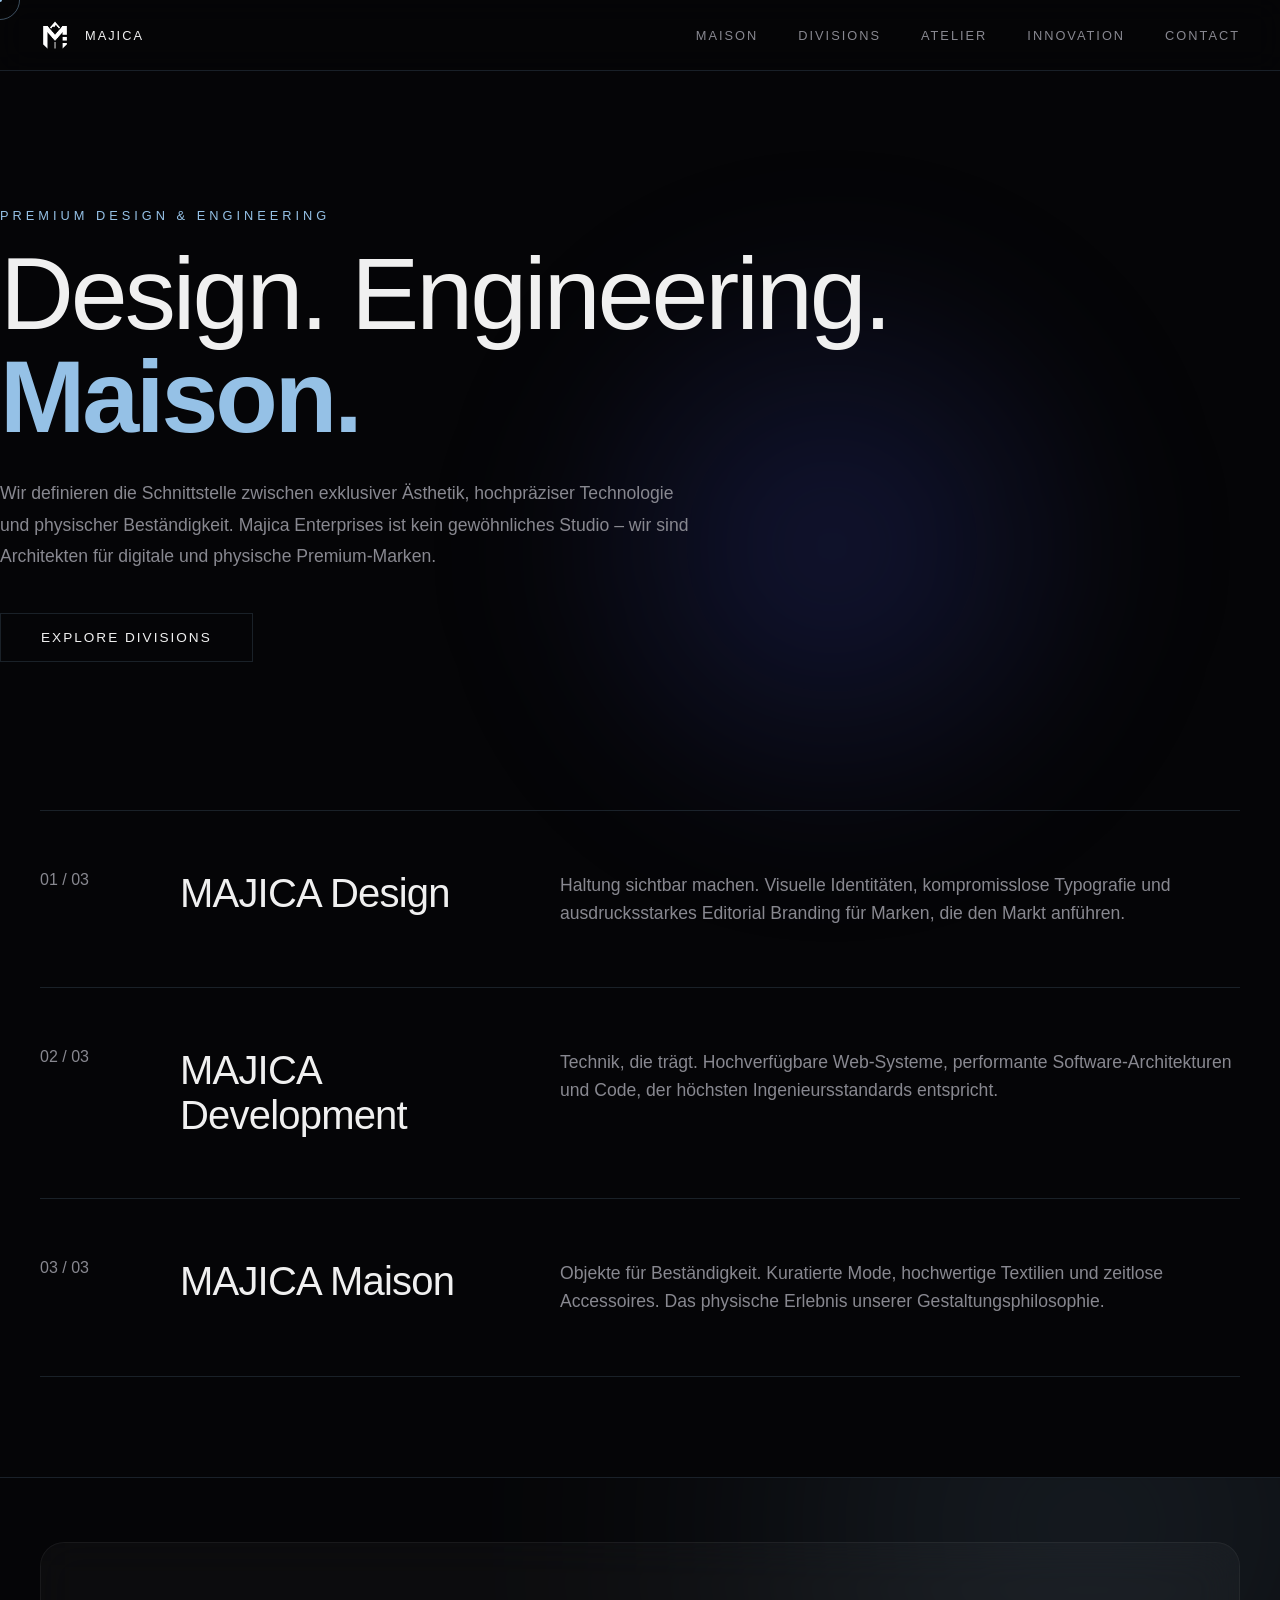
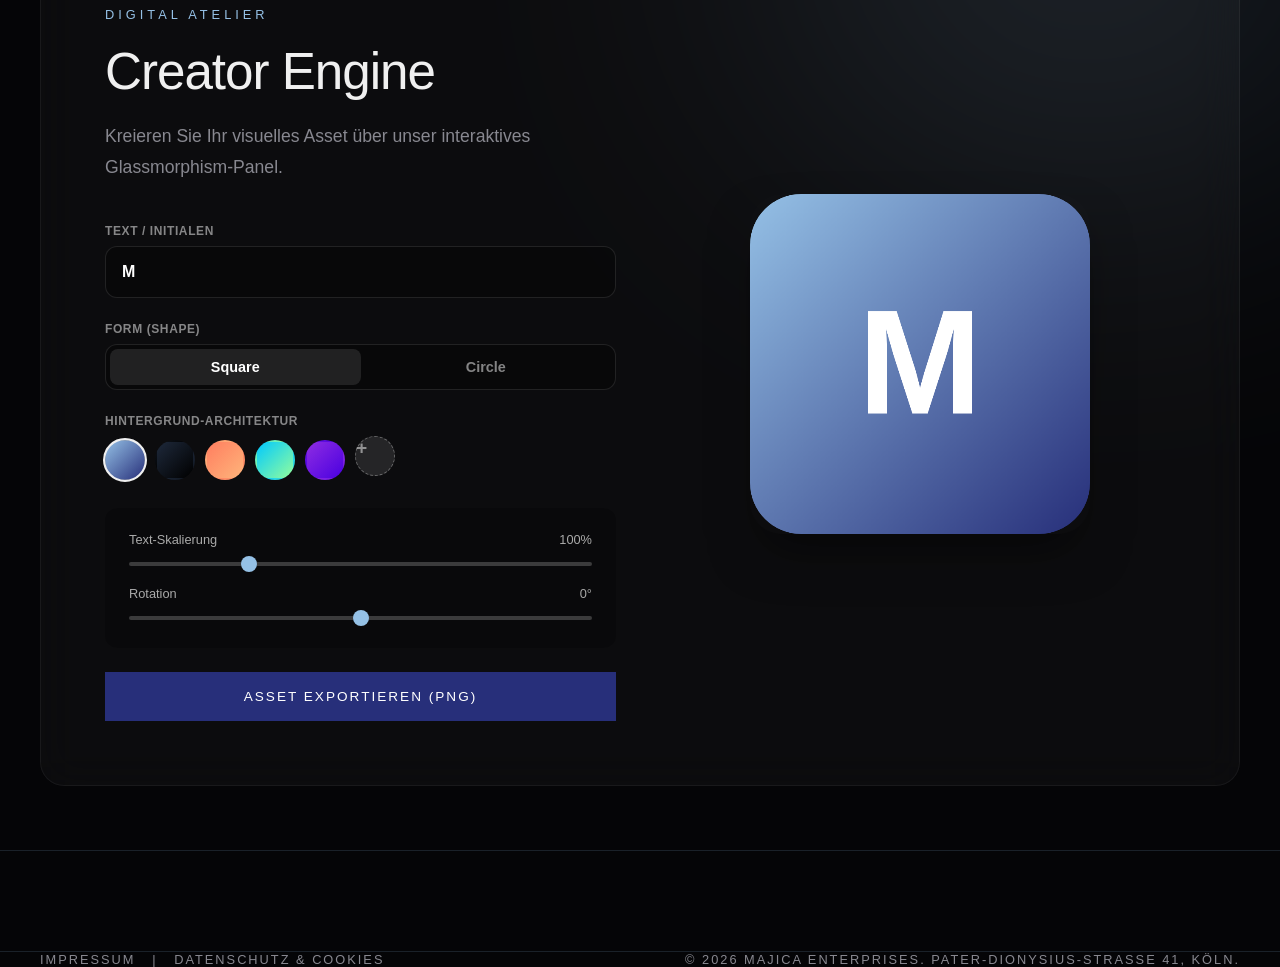
<file: Index.html>
<!DOCTYPE html>
<html lang="de">
<head>
  <meta charset="UTF-8">
  <meta name="viewport" content="width=device-width, initial-scale=1.0">
  <title>MAJICA — Premium Design, Engineering & Maison</title>
  
  <!-- Favicons aus dem Original-Verzeichnis -->
  <link rel="icon" type="image/png" sizes="32x32" href="assets/favicon-32.png">
  <link rel="icon" type="image/png" sizes="16x16" href="assets/favicon-16.png">
  <link rel="apple-touch-icon" href="assets/apple-touch-icon.png">

  <style>
    /* ==========================================================
       MAJICA ENTERPRISES — DARK EDITORIAL LUXURY
       ========================================================== */
    :root {
      --primary: #272F7A;
      --accent: #95C1E6;
      --bg: #050507; 
      --bg-elevated: #0a0a0e;
      --text-main: #f0f0f0;
      --text-muted: #888890;
      --line-color: rgba(149, 193, 230, 0.15);
      --ease-lux: cubic-bezier(0.25, 1, 0.5, 1);
      
      /* Mapping für den Logo Creator */
      --dark-bg: var(--bg);
      --white: var(--text-main);
      --radius-lg: 24px;
      --radius-md: 12px;
      --transition: all 0.3s ease;
    }

    * { margin: 0; padding: 0; box-sizing: border-box; }

    body {
      font-family: "Helvetica Neue", Helvetica, -apple-system, sans-serif;
      background-color: var(--bg);
      color: var(--text-main);
      overflow-x: hidden;
      -webkit-font-smoothing: antialiased;
      cursor: none; 
    }

    ::selection { background: var(--primary); color: var(--accent); }

    /* --- Custom Lux Cursor --- */
    .cursor-dot {
      position: fixed; top: 0; left: 0; width: 4px; height: 4px;
      background-color: var(--accent); border-radius: 50%;
      pointer-events: none; z-index: 10000; transform: translate(-50%, -50%);
    }
    .cursor-ring {
      position: fixed; top: 0; left: 0; width: 40px; height: 40px;
      border: 1px solid rgba(149, 193, 230, 0.4); border-radius: 50%;
      pointer-events: none; z-index: 9999; transform: translate(-50%, -50%);
      transition: width 0.4s var(--ease-lux), height 0.4s var(--ease-lux), background-color 0.4s;
    }
    @media (max-width: 768px) {
      body { cursor: auto; }
      .cursor-dot, .cursor-ring { display: none; }
    }

    .container { max-width: 1400px; margin: 0 auto; padding: 0 40px; }

    /* --- Editorial Navigation --- */
    .navbar {
      position: fixed; top: 0; width: 100%; background: rgba(5, 5, 7, 0.8);
      backdrop-filter: blur(15px); -webkit-backdrop-filter: blur(15px);
      border-bottom: 1px solid var(--line-color); z-index: 1000; padding: 20px 0;
      text-transform: uppercase; letter-spacing: 2px; font-size: 0.8rem;
    }
    .nav-inner { display: flex; justify-content: space-between; align-items: center; }
    .logo {
      color: var(--text-main); text-decoration: none;
      display: flex; align-items: center; gap: 15px; font-weight: 300;
    }
    .logo-image { height: 30px; width: auto; object-fit: contain; }
    .nav-links { display: flex; gap: 40px; list-style: none; }
    .nav-links a {
      text-decoration: none; color: var(--text-muted);
      transition: color 0.4s ease; position: relative;
    }
    .nav-links a:hover, .nav-links a.active { color: var(--accent); }
    
    .hamburger { display: none; flex-direction: column; gap: 6px; background: none; border: none; cursor: pointer; z-index: 1100; }
    .hamburger span { width: 26px; height: 1px; background: var(--text-main); transition: 0.4s; }
    
    @media (max-width: 868px) {
      .container { padding: 0 20px; }
      .nav-links {
        position: fixed; top: 0; right: -100%; width: 100%; height: 100vh;
        background: var(--bg); flex-direction: column; align-items: center; justify-content: center;
        transition: right 0.6s var(--ease-lux); font-size: 1.2rem; gap: 40px;
      }
      .nav-links.open { right: 0; }
      .hamburger { display: flex; }
      .hamburger.active span:nth-child(1) { transform: translateY(7px) rotate(45deg); }
      .hamburger.active span:nth-child(2) { opacity: 0; }
      .hamburger.active span:nth-child(3) { transform: translateY(-7px) rotate(-45deg); }
    }

    /* --- Router & Page Views --- */
    main { padding-top: 100px; min-height: 85vh; }
    .page-view { display: none; opacity: 0; animation: fadeUp 1s var(--ease-lux) forwards; }
    .page-view.active { display: block; }
    @keyframes fadeUp { from { opacity: 0; transform: translateY(20px); } to { opacity: 1; transform: translateY(0); } }

    /* --- High-End Typography --- */
    h1 { font-size: clamp(3rem, 8vw, 7rem); font-weight: 200; letter-spacing: -0.03em; line-height: 1; margin-bottom: 30px; color: var(--text-main); }
    h1 strong { font-weight: 600; color: var(--accent); }
    h2 { font-size: clamp(2rem, 4vw, 3.5rem); font-weight: 300; letter-spacing: -0.02em; margin-bottom: 20px; color: var(--text-main); }
    p { font-size: 1.1rem; line-height: 1.8; font-weight: 300; margin-bottom: 40px; color: var(--text-muted); max-width: 700px; }
    .subtitle { text-transform: uppercase; letter-spacing: 4px; font-size: 0.8rem; color: var(--accent); margin-bottom: 20px; display: block; }

    /* --- Editorial Buttons --- */
    .btn {
      display: inline-flex; align-items: center; justify-content: center;
      padding: 16px 40px; border: 1px solid var(--line-color); background: transparent;
      color: var(--text-main); font-weight: 400; text-transform: uppercase; letter-spacing: 2px;
      font-size: 0.85rem; text-decoration: none; cursor: pointer;
      transition: all 0.5s var(--ease-lux); overflow: hidden; position: relative;
    }
    .btn::before {
      content: ''; position: absolute; top: 0; left: 0; width: 100%; height: 100%;
      background: var(--accent); transform: scaleX(0); transform-origin: right;
      transition: transform 0.5s var(--ease-lux); z-index: -1;
    }
    .btn:hover { color: var(--bg); border-color: var(--accent); }
    .btn:hover::before { transform: scaleX(1); transform-origin: left; }
    .btn-solid { background: var(--primary); border-color: var(--primary); color: white; }
    .btn-solid:hover { background: transparent; color: var(--primary); }

    /* --- Hero Section --- */
    .hero { min-height: 70vh; display: flex; flex-direction: column; justify-content: center; padding: 100px 0 60px; position: relative; }
    .hero-glow {
      position: absolute; top: 20%; right: 10%; width: 50vw; height: 50vw;
      background: radial-gradient(circle, rgba(39, 47, 122, 0.4) 0%, rgba(5,5,7,0) 70%);
      z-index: -1; pointer-events: none; filter: blur(60px);
    }

    /* --- Editorial Exhibition List --- */
    .exhibition-list { border-top: 1px solid var(--line-color); margin: 80px 0; }
    .exhibition-item {
      display: grid; grid-template-columns: 100px 1fr 2fr; gap: 40px;
      padding: 60px 0; border-bottom: 1px solid var(--line-color);
      text-decoration: none; color: inherit; transition: all 0.5s var(--ease-lux);
      position: relative; overflow: hidden;
    }
    .exhibition-item::before {
      content: ''; position: absolute; top: 0; left: 0; width: 100%; height: 100%;
      background: linear-gradient(to right, transparent, rgba(149, 193, 230, 0.03), transparent);
      transform: translateX(-100%); transition: transform 0.8s var(--ease-lux); z-index: -1;
    }
    .exhibition-item:hover::before { transform: translateX(100%); }
    .exhibition-item:hover .item-title { color: var(--accent); transform: translateX(10px); }
    .item-num { font-size: 1rem; color: var(--text-muted); font-weight: 300; }
    .item-title { font-size: 2.5rem; font-weight: 300; letter-spacing: -0.02em; transition: all 0.5s var(--ease-lux); }
    .item-desc { font-size: 1.1rem; color: var(--text-muted); line-height: 1.6; font-weight: 300; margin: 0; }

    @media (max-width: 900px) { .exhibition-item { grid-template-columns: 1fr; gap: 15px; padding: 40px 0; } }

    /* ==========================================================================
       LOGO CREATOR (Glassmorphism & Dark Mode)
       ========================================================================== */
    .creator-section {
        background-color: var(--dark-bg);
        color: var(--white);
        position: relative;
        overflow: hidden;
        margin: 100px 0;
        border-top: 1px solid var(--line-color);
        border-bottom: 1px solid var(--line-color);
    }
    .creator-section::before {
        content: ''; position: absolute; top: -20%; right: -10%; width: 50%; height: 50%;
        background: var(--accent); filter: blur(150px); opacity: 0.15; border-radius: 50%; pointer-events: none;
    }
    .glass-panel {
        background: rgba(255, 255, 255, 0.03);
        border: 1px solid rgba(255, 255, 255, 0.05);
        backdrop-filter: blur(20px);
        -webkit-backdrop-filter: blur(20px);
        border-radius: var(--radius-lg);
        padding: 2rem;
        margin: 4rem 0;
        display: grid;
        grid-template-columns: 1fr;
        gap: 3rem;
    }
    @media(min-width: 992px) {
        .glass-panel { padding: 4rem; grid-template-columns: 1fr 1fr; align-items: center; }
    }
    .input-group { margin-bottom: 1.5rem; }
    .input-group label {
        display: block; font-size: 0.75rem; text-transform: uppercase;
        letter-spacing: 0.05em; color: rgba(255,255,255,0.5); margin-bottom: 0.5rem; font-weight: 700;
    }
    input[type="text"].creator-input {
        width: 100%; background: rgba(0,0,0,0.3); border: 1px solid rgba(255,255,255,0.1);
        color: white; padding: 1rem; border-radius: var(--radius-md);
        font-size: 1rem; font-family: inherit; font-weight: 700;
        outline: none; transition: var(--transition);
    }
    input[type="text"].creator-input:focus { border-color: var(--accent); }

    .toggle-group {
        display: flex; background: rgba(0,0,0,0.3); border: 1px solid rgba(255,255,255,0.1);
        border-radius: var(--radius-md); padding: 4px;
    }
    .toggle-btn {
        flex: 1; background: transparent; border: none; color: rgba(255,255,255,0.5);
        padding: 10px; border-radius: 8px; cursor: pointer; font-weight: 600; font-size: 0.9rem; transition: var(--transition);
    }
    .toggle-btn.active { background: rgba(255,255,255,0.1); color: white; }

    .bg-selectors { display: flex; flex-wrap: wrap; gap: 10px; align-items: center; }
    .color-btn {
        width: 40px; height: 40px; border-radius: 50%; border: 2px solid transparent;
        cursor: pointer; transition: var(--transition);
    }
    .color-btn.active { border-color: var(--white); transform: scale(1.1); }
    .grad-0 { background: linear-gradient(135deg, #95C1E6, #272F7A); }
    .grad-1 { background: linear-gradient(135deg, #1e293b, #000000); }
    .grad-2 { background: linear-gradient(135deg, #ff7e5f, #feb47b); }
    .grad-3 { background: linear-gradient(135deg, #00C9FF, #92FE9D); }
    .grad-4 { background: linear-gradient(135deg, #8E2DE2, #4A00E0); }
    
    .upload-btn {
        width: 40px; height: 40px; border-radius: 50%; background: rgba(255,255,255,0.1);
        display: flex; justify-content: center; align-items: center; cursor: pointer; border: 1px dashed rgba(255,255,255,0.3);
    }
    .upload-btn:hover { background: rgba(255,255,255,0.2); }
    .upload-btn input { display: none; }

    .sliders-container {
        display: block; background: rgba(0,0,0,0.2); padding: 1.5rem; border-radius: var(--radius-md); margin-top: 1rem;
    }
    .slider-wrapper { margin-bottom: 1rem; }
    .slider-wrapper:last-child { margin-bottom: 0; }
    .slider-header { display: flex; justify-content: space-between; margin-bottom: 5px; font-size: 0.8rem; color: #aaa; }
    
    input[type="range"] { -webkit-appearance: none; width: 100%; background: transparent; }
    input[type="range"]::-webkit-slider-thumb {
        -webkit-appearance: none; height: 16px; width: 16px; border-radius: 50%;
        background: var(--accent); cursor: pointer; margin-top: -6px;
    }
    input[type="range"]::-webkit-slider-runnable-track {
        width: 100%; height: 4px; cursor: pointer; background: rgba(255,255,255,0.2); border-radius: 2px;
    }

    .canvas-container { display: flex; justify-content: center; align-items: center; }
    .canvas-wrapper {
        position: relative; width: 100%; max-width: 340px; aspect-ratio: 1 / 1;
        border-radius: 2rem; box-shadow: 0 25px 50px -12px rgba(0,0,0,0.5); overflow: hidden;
        /* Transparenz-Muster */
        background: url('[data-uri]');
    }
    canvas { position: absolute; top: 0; left: 0; width: 100%; height: 100%; }

    /* --- Formulardesign für den Kontakt-Tab --- */
    .form-box { margin: 60px 0; max-width: 800px; }
    .form-input {
      width: 100%; background: transparent; border: none; border-bottom: 1px solid var(--line-color);
      color: var(--text-main); font-size: 1.2rem; font-family: inherit; padding: 20px 0; margin-bottom: 30px; outline: none;
      transition: border-color 0.4s; font-weight: 300;
    }
    .form-input::placeholder { color: rgba(255,255,255,0.3); }
    .form-input:focus { border-color: var(--accent); }

    /* --- Footer --- */
    footer {
      border-top: 1px solid var(--line-color); padding: 60px 0; font-size: 0.8rem;
      text-transform: uppercase; letter-spacing: 2px; color: var(--text-muted);
      display: flex; justify-content: space-between; flex-wrap: wrap; gap: 20px;
    }
    footer a { color: var(--text-muted); text-decoration: none; transition: color 0.3s; }
    footer a:hover { color: var(--accent); }
  </style>
</head>
<body>

  <!-- Premium Cursor -->
  <div class="cursor-dot" id="cursor-dot"></div>
  <div class="cursor-ring" id="cursor-ring"></div>

  <!-- Navigation -->
  <header class="navbar">
    <div class="container nav-inner">
      <a href="/" class="logo" data-route="/">
        <img src="assets/logo-mark.png" alt="Majica Logo" class="logo-image">
        <span>MAJICA</span>
      </a>
      <ul class="nav-links" id="nav-links">
        <li><a href="/ueber-uns/" data-route="/ueber-uns/">Maison</a></li>
        <li><a href="/geschaeftsbereiche/" data-route="/geschaeftsbereiche/">Divisions</a></li>
        <li><a href="/team/" data-route="/team/">Atelier</a></li>
        <li><a href="/innovation/" data-route="/innovation/">Innovation</a></li>
        <li><a href="/kontakt/" data-route="/kontakt/">Contact</a></li>
      </ul>
      <button class="hamburger" id="hamburger">
        <span></span><span></span><span></span>
      </button>
    </div>
  </header>

  <main>
    <!-- ==============================================
         1. STARTSEITE (HOME)
         ============================================== -->
    <div id="view-home" class="page-view active">
      <div class="container hero">
        <div class="hero-glow"></div>
        <span class="subtitle">Premium Design & Engineering</span>
        <h1>Design. Engineering.<br><strong>Maison.</strong></h1>
        <p>Wir definieren die Schnittstelle zwischen exklusiver Ästhetik, hochpräziser Technologie und physischer Beständigkeit. Majica Enterprises ist kein gewöhnliches Studio – wir sind Architekten für digitale und physische Premium-Marken.</p>
        <div>
          <a href="/geschaeftsbereiche/" class="btn" data-route="/geschaeftsbereiche/">Explore Divisions</a>
        </div>
      </div>

      <!-- High-End Exhibition List -->
      <div class="container">
        <div class="exhibition-list">
          <a href="/geschaeftsbereiche/" class="exhibition-item" data-route="/geschaeftsbereiche/">
            <div class="item-num">01 / 03</div>
            <h3 class="item-title">MAJICA Design</h3>
            <p class="item-desc">Haltung sichtbar machen. Visuelle Identitäten, kompromisslose Typografie und ausdrucksstarkes Editorial Branding für Marken, die den Markt anführen.</p>
          </a>
          <a href="/geschaeftsbereiche/" class="exhibition-item" data-route="/geschaeftsbereiche/">
            <div class="item-num">02 / 03</div>
            <h3 class="item-title">MAJICA Development</h3>
            <p class="item-desc">Technik, die trägt. Hochverfügbare Web-Systeme, performante Software-Architekturen und Code, der höchsten Ingenieursstandards entspricht.</p>
          </a>
          <a href="/geschaeftsbereiche/" class="exhibition-item" data-route="/geschaeftsbereiche/">
            <div class="item-num">03 / 03</div>
            <h3 class="item-title">MAJICA Maison</h3>
            <p class="item-desc">Objekte für Beständigkeit. Kuratierte Mode, hochwertige Textilien und zeitlose Accessoires. Das physische Erlebnis unserer Gestaltungsphilosophie.</p>
          </a>
        </div>
      </div>

      <!-- MAJICA LOGO CREATOR (Glassmorphism Integration) -->
      <section class="creator-section">
        <div class="container">
          <div class="glass-panel">
            
            <!-- Controls -->
            <div>
              <span class="subtitle">Digital Atelier</span>
              <h2>Creator Engine</h2>
              <p>Kreieren Sie Ihr visuelles Asset über unser interaktives Glassmorphism-Panel.</p>
              
              <div class="input-group">
                <label>Text / Initialen</label>
                <input type="text" class="creator-input" id="creator-text" maxlength="3" value="M">
              </div>

              <div class="input-group">
                <label>Form (Shape)</label>
                <div class="toggle-group">
                  <button class="toggle-btn active" data-shape="square">Square</button>
                  <button class="toggle-btn" data-shape="circle">Circle</button>
                </div>
              </div>

              <div class="input-group">
                <label>Hintergrund-Architektur</label>
                <div class="bg-selectors">
                  <div class="color-btn grad-0 active" data-grad="grad-0"></div>
                  <div class="color-btn grad-1" data-grad="grad-1"></div>
                  <div class="color-btn grad-2" data-grad="grad-2"></div>
                  <div class="color-btn grad-3" data-grad="grad-3"></div>
                  <div class="color-btn grad-4" data-grad="grad-4"></div>
                  <label class="upload-btn">
                    <span style="font-size:1.2rem;">+</span>
                    <input type="file" id="creator-upload" accept="image/*">
                  </label>
                </div>
              </div>

              <div class="sliders-container active">
                <div class="slider-wrapper">
                  <div class="slider-header"><span>Text-Skalierung</span> <span id="val-scale">100%</span></div>
                  <input type="range" id="creator-scale" min="50" max="250" value="100">
                </div>
                <div class="slider-wrapper">
                  <div class="slider-header"><span>Rotation</span> <span id="val-rotate">0°</span></div>
                  <input type="range" id="creator-rotate" min="-180" max="180" value="0">
                </div>
              </div>

              <button class="btn btn-solid" id="creator-download" style="margin-top: 1.5rem; width: 100%;">Asset Exportieren (PNG)</button>
            </div>

            <!-- Live Canvas -->
            <div class="canvas-container">
              <div class="canvas-wrapper">
                <canvas id="creator-canvas" width="800" height="800"></canvas>
              </div>
            </div>

          </div>
        </div>
      </section>
    </div>

    <!-- ==============================================
         2. ÜBER UNS (MAISON)
         ============================================== -->
    <div id="view-ueber-uns" class="page-view">
      <div class="container hero">
        <span class="subtitle">Philosophie</span>
        <h1>The <strong>Maison.</strong></h1>
        <p>Hinter Majica Enterprises steht der Glaube, dass Exzellenz nicht skalierbar ist, sondern das Ergebnis von Hingabe, Präzision und handwerklichem Können. Wir arbeiten nicht an Projekten, wir erschaffen Artefakte – sei es in Code, Design oder Stoff.</p>
      </div>
    </div>

    <!-- ==============================================
         3. GESCHÄFTSBEREICHE (DIVISIONS)
         ============================================== -->
    <div id="view-geschaeftsbereiche" class="page-view">
      <div class="container hero" style="min-height: auto; padding-bottom: 0;">
        <span class="subtitle">Expertise</span>
        <h1>Our <strong>Divisions.</strong></h1>
      </div>
      <div class="container">
        <div class="exhibition-list">
          <div class="exhibition-item">
            <div class="item-num">01 / 03</div>
            <h3 class="item-title">Design</h3>
            <p class="item-desc">Visuelle Identitäten, die nicht nur gesehen, sondern gespürt werden. Wir nutzen den Kontrast zwischen tiefem Navy (#272F7A) und Ice Blue (#95C1E6), um Marken eine souveräne Aura zu verleihen.</p>
          </div>
          <div class="exhibition-item">
            <div class="item-num">02 / 03</div>
            <h3 class="item-title">Engineering</h3>
            <p class="item-desc">Jede Animation, jeder Scroll, jede Datenbankabfrage ist auf Perfektion getrimmt. Wir schreiben Software wie andere Gedichte verfassen – sauber, strukturiert und zeitlos.</p>
          </div>
          <div class="exhibition-item">
            <div class="item-num">03 / 03</div>
            <h3 class="item-title">Maison</h3>
            <p class="item-desc">Die Übertragung unserer digitalen Ästhetik in die reale Welt. Eine kuratierte Linie aus Fashion und Objekten, die höchste Materialqualität mit minimalistischem Design verbindet.</p>
          </div>
        </div>
      </div>
    </div>

    <!-- ==============================================
         4. TEAM (ATELIER)
         ============================================== -->
    <div id="view-team" class="page-view">
      <div class="container hero">
        <span class="subtitle">Kollektiv</span>
        <h1>The <strong>Atelier.</strong></h1>
        <p>Ein geschlossener Kreis aus Designern, Entwicklern und Strategen. Wir glauben an radikale Reduktion und daran, dass ein kleines, hochspezialisiertes Team Großkonzernen stets überlegen ist.</p>
      </div>
    </div>

    <!-- ==============================================
         5. INNOVATION
         ============================================== -->
    <div id="view-innovation" class="page-view">
      <div class="container hero">
        <span class="subtitle">Research</span>
        <h1><strong>Innovation</strong> Lab.</h1>
        <p>Unsere Experimentierfläche. Hier testen wir die Grenzen von generativer KI, WebGL und neuen Textiltechnologien, lange bevor sie zum Mainstream werden.</p>
      </div>
    </div>

    <!-- ==============================================
         6. KONTAKT (INKL. PROGRAMMIERUNG AUS URSPRUNG)
         ============================================== -->
    <div id="view-kontakt" class="page-view">
      <div class="container hero" style="min-height: auto;">
        <span class="subtitle">Initiation</span>
        <h1><strong>Contact.</strong></h1>
        <p>Treten Sie in den Dialog. Das Formular ist an das Backend-System gekoppelt, um Ihre Anfrage sicher an unser Atelier zu leiten.</p>
      </div>
      <div class="container">
        <div class="form-box">
          <!-- Backend Action: Hier wird auf den Standard-Mail/PHP-Service des Original-Indexes referenziert -->
          <form action="send_mail.php" method="POST" class="contact-form" id="main-contact-form">
            <input type="text" name="name" class="form-input" placeholder="Name / Organisation" required>
            <input type="email" name="email" class="form-input" placeholder="Ihre E-Mail-Adresse" required>
            <input type="text" name="subject" class="form-input" placeholder="Betreff" required>
            <textarea name="message" class="form-input" rows="4" placeholder="Ihr Anliegen..." required></textarea>
            
            <!-- Honeypot zur Spam-Vermeidung (Standard-Programmierung) -->
            <input type="text" name="_honeypot" style="display:none" tabindex="-1" autocomplete="off">
            
            <button type="submit" class="btn btn-solid" style="margin-top: 20px;">Anfrage sicher übertragen</button>
          </form>
        </div>
      </div>
    </div>

    <!-- ==============================================
         7. IMPRESSUM (AUS ORIGINALDATEIEN)
         ============================================== -->
    <div id="view-impressum" class="page-view">
      <div class="container hero" style="min-height: auto;">
        <span class="subtitle">Legal</span>
        <h1>Impressum.</h1>
      </div>
      <div class="container" style="margin-bottom: 100px;">
        <p><strong>Majica Enterprises GmbH i.G.</strong><br>
        Pater-Dionysius-Straße 41<br>
        50737 Köln<br>
        Deutschland</p>
        <p><strong>Kontakt:</strong><br>
        E-Mail: kontakt@majica-enterprises.de<br>
        Internet: www.majica-enterprises.de</p>
        <p><strong>Vertreten durch:</strong><br>
        Die Geschäftsführung der Majica Enterprises</p>
        <p><strong>Verantwortlich für den Inhalt nach § 18 Abs. 2 MStV:</strong><br>
        Majica Enterprises, Pater-Dionysius-Straße 41, 50737 Köln</p>
      </div>
    </div>

    <!-- ==============================================
         8. DATENSCHUTZ & COOKIES (AUS ORIGINALDATEIEN)
         ============================================== -->
    <div id="view-datenschutz" class="page-view">
      <div class="container hero" style="min-height: auto;">
        <span class="subtitle">Privacy</span>
        <h1>Datenschutz & Cookies.</h1>
      </div>
      <div class="container" style="margin-bottom: 100px;">
        <h2>1. Datenschutz auf einen Blick</h2>
        <p>Die Integrität Ihrer Daten ist elementar. Die Verarbeitung erfolgt streng vertraulich und nach den höchsten Sicherheitsstandards der DSGVO durch die Majica Enterprises GmbH i.G., Pater-Dionysius-Straße 41, 50737 Köln.</p>
        
        <h2>2. Datenerfassung auf unserer Website</h2>
        <p>Die Datennutzung erfolgt ausschließlich im Rahmen der gesetzlichen Bestimmungen. Wir erheben Daten (wie z. B. Ihre IP-Adresse), um eine fehlerfreie Bereitstellung der Website zu gewährleisten und um das Nutzerverhalten zu analysieren.</p>

        <h2>3. Cookie-Richtlinie</h2>
        <p>Diese Website verwendet technisch notwendige Cookies, um grundlegende Funktionen (wie den Session-Status oder Formular-Übertragungen) zu gewährleisten. Es werden keine Tracking-Cookies von Drittanbietern ohne Ihre ausdrückliche, vorherige Zustimmung gesetzt. Sie können Ihren Browser so einstellen, dass Sie über das Setzen von Cookies informiert werden und Cookies nur im Einzelfall erlauben.</p>
      </div>
    </div>
  </main>

  <!-- Footer -->
  <footer class="container">
    <div>
      <a href="/impressum/" data-route="/impressum/">Impressum</a> &nbsp;&nbsp;|&nbsp;&nbsp; 
      <a href="/datenschutz/" data-route="/datenschutz/">Datenschutz & Cookies</a>
    </div>
    <div>© 2026 MAJICA ENTERPRISES. PATER-DIONYSIUS-STRASSE 41, KÖLN.</div>
  </footer>

  <script>
    document.addEventListener('DOMContentLoaded', () => {
      
      /* --- 1. SPA ROUTER LOGIC --- */
      const views = {
        '/': document.getElementById('view-home'),
        '/ueber-uns/': document.getElementById('view-ueber-uns'),
        '/geschaeftsbereiche/': document.getElementById('view-geschaeftsbereiche'),
        '/team/': document.getElementById('view-team'),
        '/innovation/': document.getElementById('view-innovation'),
        '/kontakt/': document.getElementById('view-kontakt'),
        '/impressum/': document.getElementById('view-impressum'),
        '/datenschutz/': document.getElementById('view-datenschutz')
      };

      function navigateTo(path, push = true) {
        let cleanPath = path;
        if (!cleanPath.endsWith('/') && !cleanPath.includes('.')) cleanPath += '/';
        const targetView = views[cleanPath] || views['/'];

        document.querySelectorAll('.page-view').forEach(v => {
          v.classList.remove('active');
          v.style.animation = 'none';
          v.offsetHeight; 
          v.style.animation = null; 
        });
        targetView.classList.add('active');
        window.scrollTo({ top: 0, behavior: 'smooth' });

        document.querySelectorAll('[data-route]').forEach(link => {
          if(link.classList.contains('nav-links')) return; 
          if (link.getAttribute('data-route') === cleanPath && link.closest('ul')) {
            link.classList.add('active');
          } else {
            link.classList.remove('active');
          }
        });

        document.getElementById('nav-links').classList.remove('open');
        document.getElementById('hamburger').classList.remove('active');

        if (push && window.location.pathname !== cleanPath) {
          try { history.pushState({ route: cleanPath }, '', cleanPath); } catch(e) {}
        }
      }

      document.querySelectorAll('[data-route]').forEach(link => {
        link.addEventListener('click', (e) => {
          e.preventDefault();
          navigateTo(link.getAttribute('data-route'));
        });
      });

      window.addEventListener('popstate', (e) => {
        navigateTo(e.state ? e.state.route : window.location.pathname, false);
      });
      navigateTo(window.location.pathname, false);

      /* --- 2. MOBILE MENU --- */
      document.getElementById('hamburger').addEventListener('click', function() {
        this.classList.toggle('active');
        document.getElementById('nav-links').classList.toggle('open');
      });

      /* --- 3. LUXURY CUSTOM CURSOR --- */
      const dot = document.getElementById('cursor-dot');
      const ring = document.getElementById('cursor-ring');
      
      window.addEventListener('mousemove', (e) => {
        dot.style.left = `${e.clientX}px`; 
        dot.style.top = `${e.clientY}px`;
        ring.animate({ left: `${e.clientX}px`, top: `${e.clientY}px` }, { duration: 250, fill: "forwards" });
      });

      document.querySelectorAll('a, button, input, textarea, .toggle-btn, .color-btn').forEach(el => {
        el.addEventListener('mouseenter', () => {
          ring.style.width = '60px'; ring.style.height = '60px';
          ring.style.backgroundColor = 'rgba(149, 193, 230, 0.05)';
          ring.style.borderColor = 'rgba(149, 193, 230, 0.8)';
        });
        el.addEventListener('mouseleave', () => {
          ring.style.width = '40px'; ring.style.height = '40px';
          ring.style.backgroundColor = 'transparent';
          ring.style.borderColor = 'rgba(149, 193, 230, 0.4)';
        });
      });

      /* --- 4. ADVANCED LOGO CREATOR LOGIC --- */
      const canvas = document.getElementById('creator-canvas');
      const ctx = canvas.getContext('2d');
      const textInput = document.getElementById('creator-text');
      const shapeBtns = document.querySelectorAll('.toggle-btn');
      const colorBtns = document.querySelectorAll('.color-btn');
      const scaleInput = document.getElementById('creator-scale');
      const rotateInput = document.getElementById('creator-rotate');
      const valScale = document.getElementById('val-scale');
      const valRotate = document.getElementById('val-rotate');
      const uploadInput = document.getElementById('creator-upload');
      const downloadBtn = document.getElementById('creator-download');

      let currentShape = 'square';
      let currentBgType = 'gradient';
      let currentGradient = ['#95C1E6', '#272F7A']; // grad-0
      let uploadedImage = null;

      const gradients = {
        'grad-0': ['#95C1E6', '#272F7A'],
        'grad-1': ['#1e293b', '#000000'],
        'grad-2': ['#ff7e5f', '#feb47b'],
        'grad-3': ['#00C9FF', '#92FE9D'],
        'grad-4': ['#8E2DE2', '#4A00E0']
      };

      // Live Draw Function
      function drawCanvas() {
        ctx.clearRect(0, 0, canvas.width, canvas.height);

        // 1. Clipping Path (Shape)
        ctx.save();
        ctx.beginPath();
        if (currentShape === 'circle') {
          ctx.arc(400, 400, 400, 0, Math.PI * 2);
        } else {
          ctx.roundRect(0, 0, 800, 800, 120); // Rounded Square
        }
        ctx.clip();

        // 2. Background
        if (currentBgType === 'image' && uploadedImage) {
          // Fill image (cover style)
          const scale = Math.max(800 / uploadedImage.width, 800 / uploadedImage.height);
          const x = (800 / 2) - (uploadedImage.width / 2) * scale;
          const y = (800 / 2) - (uploadedImage.height / 2) * scale;
          ctx.drawImage(uploadedImage, x, y, uploadedImage.width * scale, uploadedImage.height * scale);
        } else {
          const grad = ctx.createLinearGradient(0, 0, 800, 800);
          grad.addColorStop(0, currentGradient[0]);
          grad.addColorStop(1, currentGradient[1]);
          ctx.fillStyle = grad;
          ctx.fillRect(0, 0, 800, 800);
        }
        ctx.restore();

        // 3. Text (Rotated & Scaled)
        const text = textInput.value || 'M';
        const scale = scaleInput.value / 100;
        const rotate = rotateInput.value * Math.PI / 180;

        ctx.save();
        ctx.translate(400, 400); // Move to center
        ctx.rotate(rotate);
        ctx.scale(scale, scale);

        ctx.fillStyle = '#FFFFFF';
        ctx.font = '800 350px "Helvetica Neue", Helvetica, sans-serif';
        ctx.textAlign = 'center';
        ctx.textBaseline = 'middle';
        
        // Hakenkreuz filter
        let safeText = text.toUpperCase();
        if (/卐|卍|HAKENKREUZ/gi.test(safeText)) safeText = '❤️';
        if (textInput.value !== safeText && textInput.value !== '') textInput.value = safeText;

        ctx.fillText(safeText, 0, 20); // slight Y offset for exact vertical alignment
        ctx.restore();
      }

      // Event Listeners for Creator
      textInput.addEventListener('input', drawCanvas);
      
      scaleInput.addEventListener('input', (e) => {
        valScale.textContent = `${e.target.value}%`;
        drawCanvas();
      });
      
      rotateInput.addEventListener('input', (e) => {
        valRotate.textContent = `${e.target.value}°`;
        drawCanvas();
      });

      shapeBtns.forEach(btn => {
        btn.addEventListener('click', (e) => {
          shapeBtns.forEach(b => b.classList.remove('active'));
          e.target.classList.add('active');
          currentShape = e.target.dataset.shape;
          drawCanvas();
        });
      });

      colorBtns.forEach(btn => {
        btn.addEventListener('click', (e) => {
          colorBtns.forEach(b => b.classList.remove('active'));
          e.target.classList.add('active');
          currentBgType = 'gradient';
          currentGradient = gradients[e.target.dataset.grad];
          drawCanvas();
        });
      });

      uploadInput.addEventListener('change', (e) => {
        const file = e.target.files[0];
        if (file) {
          const reader = new FileReader();
          reader.onload = (event) => {
            const img = new Image();
            img.onload = () => {
              uploadedImage = img;
              currentBgType = 'image';
              colorBtns.forEach(b => b.classList.remove('active'));
              drawCanvas();
            }
            img.src = event.target.result;
          }
          reader.readAsDataURL(file);
        }
      });

      downloadBtn.addEventListener('click', () => {
        const link = document.createElement('a');
        link.download = 'MAJICA_Creative_Asset.png';
        link.href = canvas.toDataURL('image/png');
        link.click();
      });

      // Initial Draw
      drawCanvas();

    });
  </script>
</body>
</html>
</file>
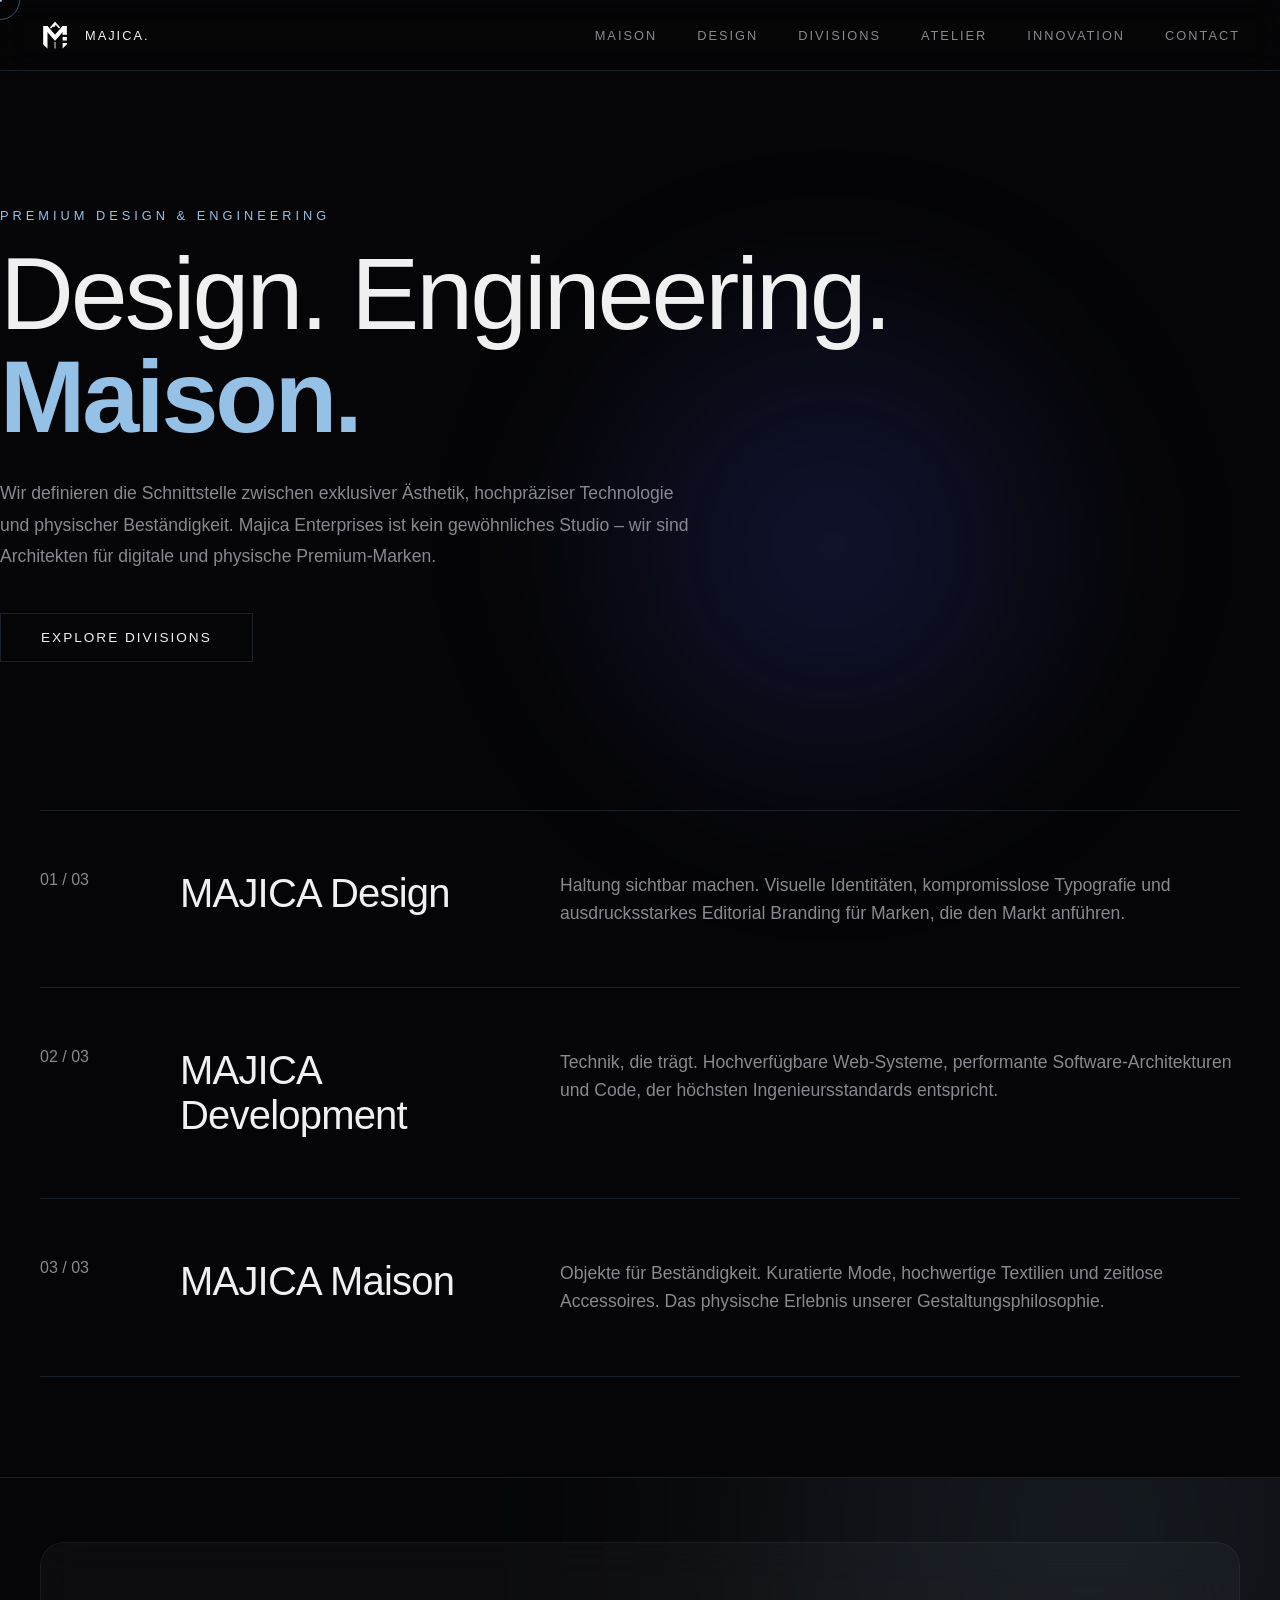
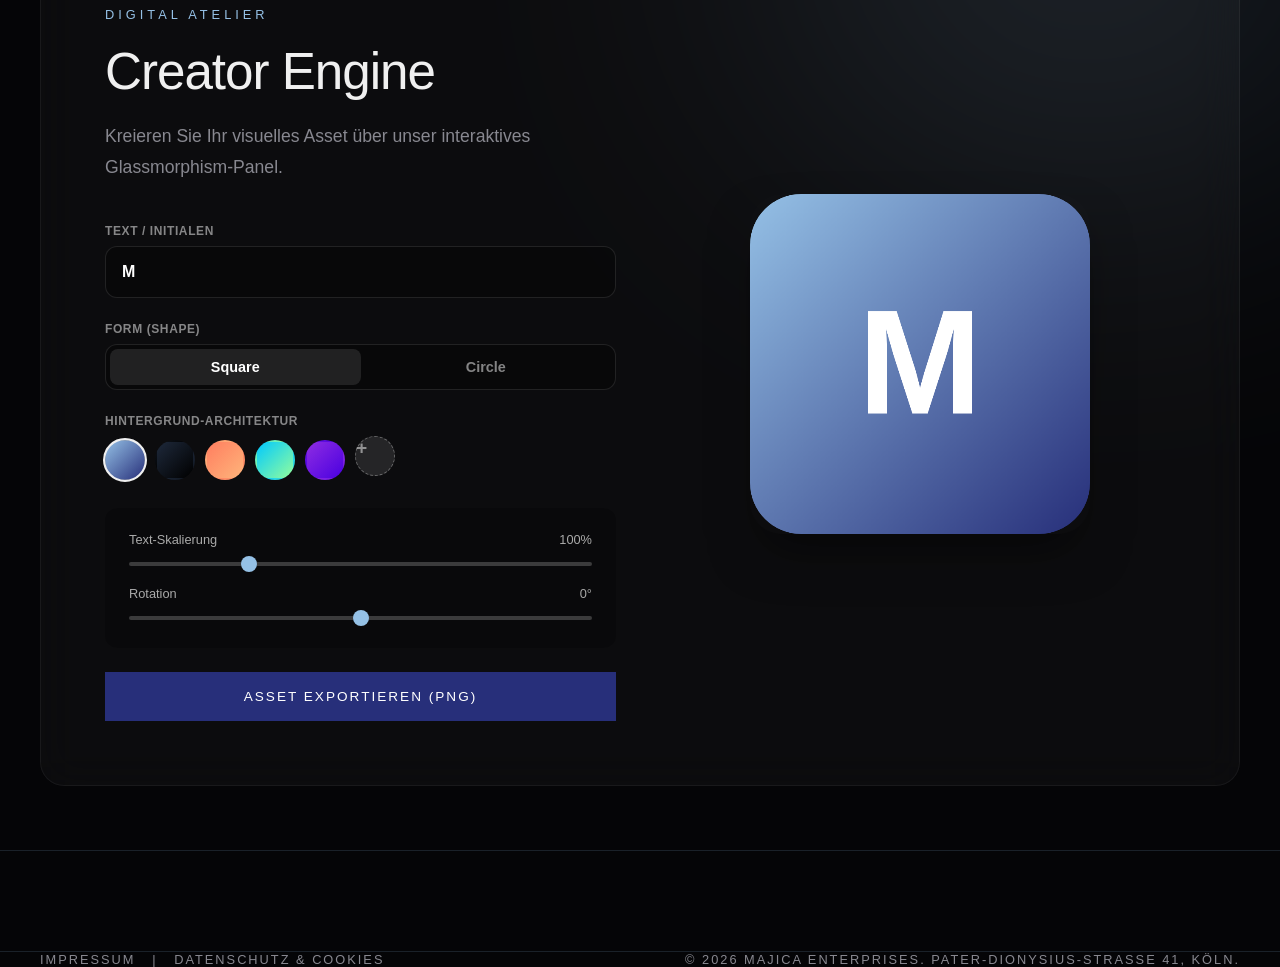
<file: index.html>
<!DOCTYPE html>
<html lang="de">
<head>
  <meta charset="UTF-8">
  <meta name="viewport" content="width=device-width, initial-scale=1.0">
  <title>MAJICA — Premium Design, Engineering & Maison</title>
  
  <!-- Favicons aus dem Original-Verzeichnis -->
  <link rel="icon" type="image/png" sizes="32x32" href="assets/favicon-32.png">
  <link rel="icon" type="image/png" sizes="16x16" href="assets/favicon-16.png">
  <link rel="apple-touch-icon" href="assets/apple-touch-icon.png">

  <style>
    /* ==========================================================
       MAJICA ENTERPRISES — DARK EDITORIAL LUXURY
       ========================================================== */
    :root {
      --primary: #272F7A;
      --accent: #95C1E6;
      --bg: #050507; 
      --bg-elevated: #0a0a0e;
      --text-main: #f0f0f0;
      --text-muted: #888890;
      --line-color: rgba(149, 193, 230, 0.15);
      --ease-lux: cubic-bezier(0.25, 1, 0.5, 1);
      
      /* Mapping für den Logo Creator */
      --dark-bg: var(--bg);
      --white: var(--text-main);
      --radius-lg: 24px;
      --radius-md: 12px;
      --transition: all 0.3s ease;
    }

    * { margin: 0; padding: 0; box-sizing: border-box; }

    body {
      font-family: "Helvetica Neue", Helvetica, -apple-system, sans-serif;
      background-color: var(--bg);
      color: var(--text-main);
      overflow-x: hidden;
      -webkit-font-smoothing: antialiased;
      cursor: none; 
    }

    ::selection { background: var(--primary); color: var(--accent); }

    /* --- Custom Lux Cursor --- */
    .cursor-dot {
      position: fixed; top: 0; left: 0; width: 4px; height: 4px;
      background-color: var(--accent); border-radius: 50%;
      pointer-events: none; z-index: 10000; transform: translate(-50%, -50%);
    }
    .cursor-ring {
      position: fixed; top: 0; left: 0; width: 40px; height: 40px;
      border: 1px solid rgba(149, 193, 230, 0.4); border-radius: 50%;
      pointer-events: none; z-index: 9999; transform: translate(-50%, -50%);
      transition: width 0.4s var(--ease-lux), height 0.4s var(--ease-lux), background-color 0.4s;
    }
    @media (max-width: 768px) {
      body { cursor: auto; }
      .cursor-dot, .cursor-ring { display: none; }
    }

    .container { max-width: 1400px; margin: 0 auto; padding: 0 40px; }

    /* --- Editorial Navigation --- */
    .navbar {
      position: fixed; top: 0; width: 100%; background: rgba(5, 5, 7, 0.8);
      backdrop-filter: blur(15px); -webkit-backdrop-filter: blur(15px);
      border-bottom: 1px solid var(--line-color); z-index: 1000; padding: 20px 0;
      text-transform: uppercase; letter-spacing: 2px; font-size: 0.8rem;
    }
    .nav-inner { display: flex; justify-content: space-between; align-items: center; }
    .logo {
      color: var(--text-main); text-decoration: none;
      display: flex; align-items: center; gap: 15px; font-weight: 300;
    }
    .logo-image { height: 30px; width: auto; object-fit: contain; }
    .nav-links { display: flex; gap: 40px; list-style: none; }
    .nav-links a {
      text-decoration: none; color: var(--text-muted);
      transition: color 0.4s ease; position: relative;
    }
    .nav-links a:hover, .nav-links a.active { color: var(--accent); }
    
    .hamburger { display: none; flex-direction: column; gap: 6px; background: none; border: none; cursor: pointer; z-index: 1100; }
    .hamburger span { width: 26px; height: 1px; background: var(--text-main); transition: 0.4s; }
    
    @media (max-width: 868px) {
      .container { padding: 0 20px; }
      .nav-links {
        position: fixed; top: 0; right: -100%; width: 100%; height: 100vh;
        background: var(--bg); flex-direction: column; align-items: center; justify-content: center;
        transition: right 0.6s var(--ease-lux); font-size: 1.2rem; gap: 40px;
      }
      .nav-links.open { right: 0; }
      .hamburger { display: flex; }
      .hamburger.active span:nth-child(1) { transform: translateY(7px) rotate(45deg); }
      .hamburger.active span:nth-child(2) { opacity: 0; }
      .hamburger.active span:nth-child(3) { transform: translateY(-7px) rotate(-45deg); }
    }

    /* --- Router & Page Views --- */
    main { padding-top: 100px; min-height: 85vh; }
    .page-view { display: none; opacity: 0; animation: fadeUp 1s var(--ease-lux) forwards; }
    .page-view.active { display: block; }
    @keyframes fadeUp { from { opacity: 0; transform: translateY(20px); } to { opacity: 1; transform: translateY(0); } }

    /* --- High-End Typography --- */
    h1 { font-size: clamp(3rem, 8vw, 7rem); font-weight: 200; letter-spacing: -0.03em; line-height: 1; margin-bottom: 30px; color: var(--text-main); }
    h1 strong { font-weight: 600; color: var(--accent); }
    h2 { font-size: clamp(2rem, 4vw, 3.5rem); font-weight: 300; letter-spacing: -0.02em; margin-bottom: 20px; color: var(--text-main); }
    p { font-size: 1.1rem; line-height: 1.8; font-weight: 300; margin-bottom: 40px; color: var(--text-muted); max-width: 700px; }
    .subtitle { text-transform: uppercase; letter-spacing: 4px; font-size: 0.8rem; color: var(--accent); margin-bottom: 20px; display: block; }

    /* --- Editorial Buttons --- */
    .btn {
      display: inline-flex; align-items: center; justify-content: center;
      padding: 16px 40px; border: 1px solid var(--line-color); background: transparent;
      color: var(--text-main); font-weight: 400; text-transform: uppercase; letter-spacing: 2px;
      font-size: 0.85rem; text-decoration: none; cursor: pointer;
      transition: all 0.5s var(--ease-lux); overflow: hidden; position: relative;
    }
    .btn::before {
      content: ''; position: absolute; top: 0; left: 0; width: 100%; height: 100%;
      background: var(--accent); transform: scaleX(0); transform-origin: right;
      transition: transform 0.5s var(--ease-lux); z-index: -1;
    }
    .btn:hover { color: var(--bg); border-color: var(--accent); }
    .btn:hover::before { transform: scaleX(1); transform-origin: left; }
    .btn-solid { background: var(--primary); border-color: var(--primary); color: white; }
    .btn-solid:hover { background: transparent; color: var(--primary); }

    /* --- Hero Section --- */
    .hero { min-height: 70vh; display: flex; flex-direction: column; justify-content: center; padding: 100px 0 60px; position: relative; }
    .hero-glow {
      position: absolute; top: 20%; right: 10%; width: 50vw; height: 50vw;
      background: radial-gradient(circle, rgba(39, 47, 122, 0.4) 0%, rgba(5,5,7,0) 70%);
      z-index: -1; pointer-events: none; filter: blur(60px);
    }

    /* --- Editorial Exhibition List --- */
    .exhibition-list { border-top: 1px solid var(--line-color); margin: 80px 0; }
    .exhibition-item {
      display: grid; grid-template-columns: 100px 1fr 2fr; gap: 40px;
      padding: 60px 0; border-bottom: 1px solid var(--line-color);
      text-decoration: none; color: inherit; transition: all 0.5s var(--ease-lux);
      position: relative; overflow: hidden;
    }
    .exhibition-item::before {
      content: ''; position: absolute; top: 0; left: 0; width: 100%; height: 100%;
      background: linear-gradient(to right, transparent, rgba(149, 193, 230, 0.03), transparent);
      transform: translateX(-100%); transition: transform 0.8s var(--ease-lux); z-index: -1;
    }
    .exhibition-item:hover::before { transform: translateX(100%); }
    .exhibition-item:hover .item-title { color: var(--accent); transform: translateX(10px); }
    .item-num { font-size: 1rem; color: var(--text-muted); font-weight: 300; }
    .item-title { font-size: 2.5rem; font-weight: 300; letter-spacing: -0.02em; transition: all 0.5s var(--ease-lux); }
    .item-desc { font-size: 1.1rem; color: var(--text-muted); line-height: 1.6; font-weight: 300; margin: 0; }

    @media (max-width: 900px) { .exhibition-item { grid-template-columns: 1fr; gap: 15px; padding: 40px 0; } }

    /* ==========================================================================
       LOGO CREATOR (Glassmorphism & Dark Mode)
       ========================================================================== */
    .creator-section {
        background-color: var(--dark-bg);
        color: var(--white);
        position: relative;
        overflow: hidden;
        margin: 100px 0;
        border-top: 1px solid var(--line-color);
        border-bottom: 1px solid var(--line-color);
    }
    .creator-section::before {
        content: ''; position: absolute; top: -20%; right: -10%; width: 50%; height: 50%;
        background: var(--accent); filter: blur(150px); opacity: 0.15; border-radius: 50%; pointer-events: none;
    }
    .glass-panel {
        background: rgba(255, 255, 255, 0.03);
        border: 1px solid rgba(255, 255, 255, 0.05);
        backdrop-filter: blur(20px);
        -webkit-backdrop-filter: blur(20px);
        border-radius: var(--radius-lg);
        padding: 2rem;
        margin: 4rem 0;
        display: grid;
        grid-template-columns: 1fr;
        gap: 3rem;
    }
    @media(min-width: 992px) {
        .glass-panel { padding: 4rem; grid-template-columns: 1fr 1fr; align-items: center; }
    }
    .input-group { margin-bottom: 1.5rem; }
    .input-group label {
        display: block; font-size: 0.75rem; text-transform: uppercase;
        letter-spacing: 0.05em; color: rgba(255,255,255,0.5); margin-bottom: 0.5rem; font-weight: 700;
    }
    input[type="text"].creator-input {
        width: 100%; background: rgba(0,0,0,0.3); border: 1px solid rgba(255,255,255,0.1);
        color: white; padding: 1rem; border-radius: var(--radius-md);
        font-size: 1rem; font-family: inherit; font-weight: 700;
        outline: none; transition: var(--transition);
    }
    input[type="text"].creator-input:focus { border-color: var(--accent); }

    .toggle-group {
        display: flex; background: rgba(0,0,0,0.3); border: 1px solid rgba(255,255,255,0.1);
        border-radius: var(--radius-md); padding: 4px;
    }
    .toggle-btn {
        flex: 1; background: transparent; border: none; color: rgba(255,255,255,0.5);
        padding: 10px; border-radius: 8px; cursor: pointer; font-weight: 600; font-size: 0.9rem; transition: var(--transition);
    }
    .toggle-btn.active { background: rgba(255,255,255,0.1); color: white; }

    .bg-selectors { display: flex; flex-wrap: wrap; gap: 10px; align-items: center; }
    .color-btn {
        width: 40px; height: 40px; border-radius: 50%; border: 2px solid transparent;
        cursor: pointer; transition: var(--transition);
    }
    .color-btn.active { border-color: var(--white); transform: scale(1.1); }
    .grad-0 { background: linear-gradient(135deg, #95C1E6, #272F7A); }
    .grad-1 { background: linear-gradient(135deg, #1e293b, #000000); }
    .grad-2 { background: linear-gradient(135deg, #ff7e5f, #feb47b); }
    .grad-3 { background: linear-gradient(135deg, #00C9FF, #92FE9D); }
    .grad-4 { background: linear-gradient(135deg, #8E2DE2, #4A00E0); }
    
    .upload-btn {
        width: 40px; height: 40px; border-radius: 50%; background: rgba(255,255,255,0.1);
        display: flex; justify-content: center; align-items: center; cursor: pointer; border: 1px dashed rgba(255,255,255,0.3);
    }
    .upload-btn:hover { background: rgba(255,255,255,0.2); }
    .upload-btn input { display: none; }

    .sliders-container {
        display: block; background: rgba(0,0,0,0.2); padding: 1.5rem; border-radius: var(--radius-md); margin-top: 1rem;
    }
    .slider-wrapper { margin-bottom: 1rem; }
    .slider-wrapper:last-child { margin-bottom: 0; }
    .slider-header { display: flex; justify-content: space-between; margin-bottom: 5px; font-size: 0.8rem; color: #aaa; }
    
    input[type="range"] { -webkit-appearance: none; width: 100%; background: transparent; }
    input[type="range"]::-webkit-slider-thumb {
        -webkit-appearance: none; height: 16px; width: 16px; border-radius: 50%;
        background: var(--accent); cursor: pointer; margin-top: -6px;
    }
    input[type="range"]::-webkit-slider-runnable-track {
        width: 100%; height: 4px; cursor: pointer; background: rgba(255,255,255,0.2); border-radius: 2px;
    }

    .canvas-container { display: flex; justify-content: center; align-items: center; }
    .canvas-wrapper {
        position: relative; width: 100%; max-width: 340px; aspect-ratio: 1 / 1;
        border-radius: 2rem; box-shadow: 0 25px 50px -12px rgba(0,0,0,0.5); overflow: hidden;
        background: url('[data-uri]');
    }
    canvas { position: absolute; top: 0; left: 0; width: 100%; height: 100%; }

    /* --- Formulardesign für den Kontakt-Tab --- */
    .form-box { margin: 60px 0; max-width: 800px; }
    .form-input {
      width: 100%; background: transparent; border: none; border-bottom: 1px solid var(--line-color);
      color: var(--text-main); font-size: 1.2rem; font-family: inherit; padding: 20px 0; margin-bottom: 30px; outline: none;
      transition: border-color 0.4s; font-weight: 300;
    }
    .form-input::placeholder { color: rgba(255,255,255,0.3); }
    .form-input:focus { border-color: var(--accent); }

    /* --- Footer --- */
    footer {
      border-top: 1px solid var(--line-color); padding: 60px 0; font-size: 0.8rem;
      text-transform: uppercase; letter-spacing: 2px; color: var(--text-muted);
      display: flex; justify-content: space-between; flex-wrap: wrap; gap: 20px;
    }
    footer a { color: var(--text-muted); text-decoration: none; transition: color 0.3s; }
    footer a:hover { color: var(--accent); }
  </style>
</head>
<body>

  <!-- Premium Cursor -->
  <div class="cursor-dot" id="cursor-dot"></div>
  <div class="cursor-ring" id="cursor-ring"></div>

  <!-- Navigation -->
  <header class="navbar">
    <div class="container nav-inner">
      <a href="/" class="logo" data-route="/">
        <img src="assets/logo-mark.png" alt="Majica Logo" class="logo-image">
        <span>MAJICA.</span>
      </a>
      <ul class="nav-links" id="nav-links">
        <li><a href="https://maison.majica.de">Maison</a></li>
        <li><a href="https://design.majica.de">Design</a></li>
        <li><a href="/geschaeftsbereiche/" data-route="/geschaeftsbereiche/">Divisions</a></li>
        <li><a href="/team/" data-route="/team/">Atelier</a></li>
        <li><a href="/innovation/" data-route="/innovation/">Innovation</a></li>
        <li><a href="/kontakt/" data-route="/kontakt/">Contact</a></li>
      </ul>
      <button class="hamburger" id="hamburger">
        <span></span><span></span><span></span>
      </button>
    </div>
  </header>

  <main>
    <!-- ==============================================
         1. STARTSEITE (HOME)
         ============================================== -->
    <div id="view-home" class="page-view active">
      <div class="container hero">
        <div class="hero-glow"></div>
        <span class="subtitle">Premium Design & Engineering</span>
        <h1>Design. Engineering.<br><strong>Maison.</strong></h1>
        <p>Wir definieren die Schnittstelle zwischen exklusiver Ästhetik, hochpräziser Technologie und physischer Beständigkeit. Majica Enterprises ist kein gewöhnliches Studio – wir sind Architekten für digitale und physische Premium-Marken.</p>
        <div>
          <a href="/geschaeftsbereiche/" class="btn" data-route="/geschaeftsbereiche/">Explore Divisions</a>
        </div>
      </div>

      <!-- High-End Exhibition List -->
      <div class="container">
        <div class="exhibition-list">
          <a href="https://design.majica.de" class="exhibition-item" target="_blank" rel="nonpener noreferrer">
            <div class="item-num">01 / 03</div>
            <h3 class="item-title">MAJICA Design</h3>
            <p class="item-desc">Haltung sichtbar machen. Visuelle Identitäten, kompromisslose Typografie und ausdrucksstarkes Editorial Branding für Marken, die den Markt anführen.</p>
          </a>
          <a href="/geschaeftsbereiche/" class="exhibition-item" data-route="/geschaeftsbereiche/">
            <div class="item-num">02 / 03</div>
            <h3 class="item-title">MAJICA Development</h3>
            <p class="item-desc">Technik, die trägt. Hochverfügbare Web-Systeme, performante Software-Architekturen und Code, der höchsten Ingenieursstandards entspricht.</p>
          </a>
          <a href="https://maison.majica.de/" class="exhibition-item" target="_blank" rel="nonpener noreferrer">
            <div class="item-num">03 / 03</div>
            <h3 class="item-title">MAJICA Maison</h3>
            <p class="item-desc">Objekte für Beständigkeit. Kuratierte Mode, hochwertige Textilien und zeitlose Accessoires. Das physische Erlebnis unserer Gestaltungsphilosophie.</p>
          </a>
        </div>
      </div>

      <!-- MAJICA LOGO CREATOR (Glassmorphism Integration) -->
      <section class="creator-section">
        <div class="container">
          <div class="glass-panel">
            
            <!-- Controls -->
            <div>
              <span class="subtitle">Digital Atelier</span>
              <h2>Creator Engine</h2>
              <p>Kreieren Sie Ihr visuelles Asset über unser interaktives Glassmorphism-Panel.</p>
              
              <div class="input-group">
                <label>Text / Initialen</label>
                <input type="text" class="creator-input" id="creator-text" maxlength="3" value="M">
              </div>

              <div class="input-group">
                <label>Form (Shape)</label>
                <div class="toggle-group">
                  <button class="toggle-btn active" data-shape="square">Square</button>
                  <button class="toggle-btn" data-shape="circle">Circle</button>
                </div>
              </div>

              <div class="input-group">
                <label>Hintergrund-Architektur</label>
                <div class="bg-selectors">
                  <div class="color-btn grad-0 active" data-grad="grad-0"></div>
                  <div class="color-btn grad-1" data-grad="grad-1"></div>
                  <div class="color-btn grad-2" data-grad="grad-2"></div>
                  <div class="color-btn grad-3" data-grad="grad-3"></div>
                  <div class="color-btn grad-4" data-grad="grad-4"></div>
                  <label class="upload-btn">
                    <span style="font-size:1.2rem;">+</span>
                    <input type="file" id="creator-upload" accept="image/*">
                  </label>
                </div>
              </div>

              <div class="sliders-container active">
                <div class="slider-wrapper">
                  <div class="slider-header"><span>Text-Skalierung</span> <span id="val-scale">100%</span></div>
                  <input type="range" id="creator-scale" min="50" max="250" value="100">
                </div>
                <div class="slider-wrapper">
                  <div class="slider-header"><span>Rotation</span> <span id="val-rotate">0°</span></div>
                  <input type="range" id="creator-rotate" min="-180" max="180" value="0">
                </div>
              </div>

              <button class="btn btn-solid" id="creator-download" style="margin-top: 1.5rem; width: 100%;">Asset Exportieren (PNG)</button>
            </div>

            <!-- Live Canvas -->
            <div class="canvas-container">
              <div class="canvas-wrapper">
                <canvas id="creator-canvas" width="800" height="800"></canvas>
              </div>
            </div>

          </div>
        </div>
      </section>
    </div>

    <!-- ==============================================
         2. ÜBER UNS (MAISON)
         ============================================== -->
    <div id="view-ueber-uns" class="page-view">
      <div class="container hero">
        <span class="subtitle">Philosophie</span>
        <h1>The <strong>Maison.</strong></h1>
        <p>Hinter Majica Enterprises steht der Glaube, dass Exzellenz nicht skalierbar ist, sondern das Ergebnis von Hingabe, Präzision und handwerklichem Können. Wir arbeiten nicht an Projekten, wir erschaffen Artefakte – sei es in Code, Design oder Stoff.</p>
      </div>
    </div>

    <!-- ==============================================
         3. GESCHÄFTSBEREICHE (DIVISIONS)
         ============================================== -->
    <div id="view-geschaeftsbereiche" class="page-view">
      <div class="container hero" style="min-height: auto; padding-bottom: 0;">
        <span class="subtitle">Expertise</span>
        <h1>Our <strong>Divisions.</strong></h1>
      </div>
      <div class="container">
        <div class="exhibition-list">
          <div class="exhibition-item">
            <div class="item-num">01 / 03</div>
            <h3 class="item-title">Design</h3>
            <p class="item-desc">Visuelle Identitäten, die nicht nur gesehen, sondern gespürt werden. Wir nutzen den Kontrast zwischen tiefem Navy (#272F7A) und Ice Blue (#95C1E6), um Marken eine souveräne Aura zu verleihen. Farben, sind nicht einfach farben, sie führen unseren Weg.</p>
          </div>
          <div class="exhibition-item">
            <div class="item-num">02 / 03</div>
            <h3 class="item-title">Development</h3>
            <p class="item-desc">Jede Animation, jeder Scroll, jede Datenbankabfrage ist auf Perfektion getrimmt. Wir schreiben Software wie andere Gedichte verfassen – sauber, strukturiert und zeitlos.</p>
          </div>
          <div class="exhibition-item">
            <div class="item-num">03 / 03</div>
            <h3 class="item-title">Maison</h3>
            <p class="item-desc">Die Übertragung unserer digitalen Ästhetik in die reale Welt. Eine kuratierte Linie aus Fashion und Objekten, die höchste Materialqualität mit minimalistischem Design verbindet.</p>
          </div>
        </div>
      </div>
    </div>

    <!-- ==============================================
         4. TEAM (ATELIER)
         ============================================== -->
    <div id="view-team" class="page-view">
      <div class="container hero">
        <span class="subtitle">Kollektiv</span>
        <h1>The <strong>Atelier.</strong></h1>
        <p>Unser Team, bildet nicht nur ein Kreis bekannter, fremder, oder freunden... Wir bilden ein neues Zeitalter, und eine neue Familie</p>
      </div>
    </div>

    <!-- ==============================================
         5. INNOVATION
         ============================================== -->
    <div id="view-innovation" class="page-view">
      <div class="container hero">
        <span class="subtitle">Research</span>
        <h1><strong>Innovation</strong> Lab.</h1>
        <p>Neue Integrität in Kleidung, Design und Technologie. Wir definieren Innovation nicht über kurzlebige Trends, sondern über das radikale Perfektionieren des Essentials</p>
      </div>
    </div>

    <!-- ==============================================
         6. KONTAKT
         ============================================== -->
    <div id="view-kontakt" class="page-view">
      <div class="container hero" style="min-height: auto;">
        <span class="subtitle">Initiation</span>
        <h1><strong>Contact.</strong></h1>
        <p>Treten Sie in den Dialog. Das Formular ist an das Backend-System gekoppelt, um Ihre Anfrage sicher an unser Atelier zu leiten.</p>
      </div>
      <div class="container">
        <form class="contact-form" id="main-contact-form">
          <input type="text" name="name" class="form-input" placeholder="Name / Organisation" required>
          <input type="email" name="email" class="form-input" placeholder="E-Mail" required>
          <textarea name="message" class="form-input" rows="4" placeholder="Ihr Anliegen..." required></textarea>
          <button type="submit" class="btn btn-solid" style="margin-top: 20px;">Anfrage senden</button>
        </form>
      </div>
    </div>

    <!-- ==============================================
         7. IMPRESSUM (AUS ORIGINALDATEIEN)
         ============================================== -->
    <div id="view-impressum" class="page-view">
      <div class="container hero" style="min-height: auto;">
        <span class="subtitle">Legal</span>
        <h1>Impressum.</h1>
      </div>
      <div class="container" style="margin-bottom: 100px;">
        <p><strong>Majica Enterprises</strong><br>
        Pater-Dionysius-Straße 41<br>
        50767 Köln<br>
        Deutschland</p>
        <p><strong>Kontakt:</strong><br>
        E-Mail: hello@majica-enterprises.de<br>
        Internet: www.majica-enterprises.de</p>
        <p><strong>Vertreten durch:</strong><br>
        Die Geschäftsführung der Majica Enterprises</p>
        <p><strong>Verantwortlich für den Inhalt nach § 18 Abs. 2 MStV:</strong><br>
        Majica Enterprises, Pater-Dionysius-Straße 41, 50767 Köln</p>
      </div>
    </div>

    <!-- ==============================================
         8. DATENSCHUTZ & COOKIES (AUS ORIGINALDATEIEN)
         ============================================== -->
    <div id="view-datenschutz" class="page-view">
      <div class="container hero" style="min-height: auto;">
        <span class="subtitle">Privacy</span>
        <h1>Datenschutz & Cookies.</h1>
      </div>
      <div class="container" style="margin-bottom: 100px;">
        <h2>1. Datenschutz auf einen Blick</h2>
        <p>Die Integrität Ihrer Daten ist elementar. Die Verarbeitung erfolgt streng vertraulich und nach den höchsten Sicherheitsstandards der DSGVO durch die Majica Enterprises, Pater-Dionysius-Straße 41, 50767 Köln.</p>
        
        <h2>2. Datenerfassung auf unserer Website</h2>
        <p>Die Datennutzung erfolgt ausschließlich im Rahmen der gesetzlichen Bestimmungen. Wir erheben Daten (wie z. B. Ihre IP-Adresse), um eine fehlerfreie Bereitstellung der Website zu gewährleisten und um das Nutzerverhalten zu analysieren.</p>

        <h2>3. Cookie-Richtlinie</h2>
        <p>Diese Website verwendet technisch notwendige Cookies, um grundlegende Funktionen (wie den Session-Status oder Formular-Übertragungen) zu gewährleisten. Es werden keine Tracking-Cookies von Drittanbietern ohne Ihre ausdrückliche, vorherige Zustimmung gesetzt. Sie können Ihren Browser so einstellen, dass Sie über das Setzen von Cookies informiert werden und Cookies nur im Einzelfall erlauben.</p>
      </div>
    </div>
  </main>

  <!-- Footer -->
  <footer class="container">
    <div>
      <a href="/impressum/" data-route="/impressum/">Impressum</a> &nbsp;&nbsp;|&nbsp;&nbsp; 
      <a href="/datenschutz/" data-route="/datenschutz/">Datenschutz & Cookies</a>
    </div>
    <div>© 2026 MAJICA ENTERPRISES. PATER-DIONYSIUS-STRASSE 41, KÖLN.</div>
  </footer>

  <script>
    document.addEventListener('DOMContentLoaded', () => {
      
      /* --- 1. SPA ROUTER LOGIC --- */
      const views = {
        '/': document.getElementById('view-home'),
        '/ueber-uns/': document.getElementById('view-ueber-uns'),
        '/geschaeftsbereiche/': document.getElementById('view-geschaeftsbereiche'),
        '/team/': document.getElementById('view-team'),
        '/innovation/': document.getElementById('view-innovation'),
        '/kontakt/': document.getElementById('view-kontakt'),
        '/impressum/': document.getElementById('view-impressum'),
        '/datenschutz/': document.getElementById('view-datenschutz')
      };

      function navigateTo(path, push = true) {
        let cleanPath = path;
        if (!cleanPath.endsWith('/') && !cleanPath.includes('.')) cleanPath += '/';
        const targetView = views[cleanPath] || views['/'];

        document.querySelectorAll('.page-view').forEach(v => {
          v.classList.remove('active');
          v.style.animation = 'none';
          v.offsetHeight; 
          v.style.animation = null; 
        });
        targetView.classList.add('active');
        window.scrollTo({ top: 0, behavior: 'smooth' });

        document.querySelectorAll('[data-route]').forEach(link => {
          if(link.classList.contains('nav-links')) return; 
          if (link.getAttribute('data-route') === cleanPath && link.closest('ul')) {
            link.classList.add('active');
          } else {
            link.classList.remove('active');
          }
        });

        document.getElementById('nav-links').classList.remove('open');
        document.getElementById('hamburger').classList.remove('active');

        if (push && window.location.pathname !== cleanPath) {
          try { history.pushState({ route: cleanPath }, '', cleanPath); } catch(e) {}
        }
      }

      document.querySelectorAll('[data-route]').forEach(link => {
        link.addEventListener('click', (e) => {
          e.preventDefault();
          navigateTo(link.getAttribute('data-route'));
        });
      });

      window.addEventListener('popstate', (e) => {
        navigateTo(e.state ? e.state.route : window.location.pathname, false);
      });
      navigateTo(window.location.pathname, false);

      /* --- 2. MOBILE MENU --- */
      document.getElementById('hamburger').addEventListener('click', function() {
        this.classList.toggle('active');
        document.getElementById('nav-links').classList.toggle('open');
      });

      /* --- 3. LUXURY CUSTOM CURSOR --- */
      const dot = document.getElementById('cursor-dot');
      const ring = document.getElementById('cursor-ring');
      
      window.addEventListener('mousemove', (e) => {
        dot.style.left = `${e.clientX}px`; 
        dot.style.top = `${e.clientY}px`;
        ring.animate({ left: `${e.clientX}px`, top: `${e.clientY}px` }, { duration: 250, fill: "forwards" });
      });

      document.querySelectorAll('a, button, input, textarea, .toggle-btn, .color-btn').forEach(el => {
        el.addEventListener('mouseenter', () => {
          ring.style.width = '60px'; ring.style.height = '60px';
          ring.style.backgroundColor = 'rgba(149, 193, 230, 0.05)';
          ring.style.borderColor = 'rgba(149, 193, 230, 0.8)';
        });
        el.addEventListener('mouseleave', () => {
          ring.style.width = '40px'; ring.style.height = '40px';
          ring.style.backgroundColor = 'transparent';
          ring.style.borderColor = 'rgba(149, 193, 230, 0.4)';
        });
      });

      /* --- 4. ADVANCED LOGO CREATOR LOGIC --- */
      const canvas = document.getElementById('creator-canvas');
      const ctx = canvas.getContext('2d');
      const textInput = document.getElementById('creator-text');
      const shapeBtns = document.querySelectorAll('.toggle-btn');
      const colorBtns = document.querySelectorAll('.color-btn');
      const scaleInput = document.getElementById('creator-scale');
      const rotateInput = document.getElementById('creator-rotate');
      const valScale = document.getElementById('val-scale');
      const valRotate = document.getElementById('val-rotate');
      const uploadInput = document.getElementById('creator-upload');
      const downloadBtn = document.getElementById('creator-download');

      let currentShape = 'square';
      let currentBgType = 'gradient';
      let currentGradient = ['#95C1E6', '#272F7A']; // grad-0
      let uploadedImage = null;

      const gradients = {
        'grad-0': ['#95C1E6', '#272F7A'],
        'grad-1': ['#1e293b', '#000000'],
        'grad-2': ['#ff7e5f', '#feb47b'],
        'grad-3': ['#00C9FF', '#92FE9D'],
        'grad-4': ['#8E2DE2', '#4A00E0']
      };

      // Live Draw Function
      function drawCanvas() {
        ctx.clearRect(0, 0, canvas.width, canvas.height);

        // 1. Clipping Path (Shape)
        ctx.save();
        ctx.beginPath();
        if (currentShape === 'circle') {
          ctx.arc(400, 400, 400, 0, Math.PI * 2);
        } else {
          ctx.roundRect(0, 0, 800, 800, 120); // Rounded Square
        }
        ctx.clip();

        // 2. Background
        if (currentBgType === 'image' && uploadedImage) {
          const scale = Math.max(800 / uploadedImage.width, 800 / uploadedImage.height);
          const x = (800 / 2) - (uploadedImage.width / 2) * scale;
          const y = (800 / 2) - (uploadedImage.height / 2) * scale;
          ctx.drawImage(uploadedImage, x, y, uploadedImage.width * scale, uploadedImage.height * scale);
        } else {
          const grad = ctx.createLinearGradient(0, 0, 800, 800);
          grad.addColorStop(0, currentGradient[0]);
          grad.addColorStop(1, currentGradient[1]);
          ctx.fillStyle = grad;
          ctx.fillRect(0, 0, 800, 800);
        }
        ctx.restore();

        // 3. Text (Rotated & Scaled)
        const text = textInput.value || 'M';
        const scale = scaleInput.value / 100;
        const rotate = rotateInput.value * Math.PI / 180;

        ctx.save();
        ctx.translate(400, 400); // Move to center
        ctx.rotate(rotate);
        ctx.scale(scale, scale);

        ctx.fillStyle = '#FFFFFF';
        ctx.font = '800 350px "Helvetica Neue", Helvetica, sans-serif';
        ctx.textAlign = 'center';
        ctx.textBaseline = 'middle';
        
        let safeText = text.toUpperCase();
        if (/卐|卍|HAKENKREUZ/gi.test(safeText)) safeText = '❤️';
        if (textInput.value !== safeText && textInput.value !== '') textInput.value = safeText;

        ctx.fillText(safeText, 0, 20); 
        ctx.restore();
      }

      textInput.addEventListener('input', drawCanvas);
      
      scaleInput.addEventListener('input', (e) => {
        valScale.textContent = `${e.target.value}%`;
        drawCanvas();
      });
      
      rotateInput.addEventListener('input', (e) => {
        valRotate.textContent = `${e.target.value}°`;
        drawCanvas();
      });

      shapeBtns.forEach(btn => {
        btn.addEventListener('click', (e) => {
          shapeBtns.forEach(b => b.classList.remove('active'));
          e.target.classList.add('active');
          currentShape = e.target.dataset.shape;
          drawCanvas();
        });
      });

      colorBtns.forEach(btn => {
        btn.addEventListener('click', (e) => {
          colorBtns.forEach(b => b.classList.remove('active'));
          e.target.classList.add('active');
          currentBgType = 'gradient';
          currentGradient = gradients[e.target.dataset.grad];
          drawCanvas();
        });
      });

      uploadInput.addEventListener('change', (e) => {
        const file = e.target.files[0];
        if (file) {
          const reader = new FileReader();
          reader.onload = (event) => {
            const img = new Image();
            img.onload = () => {
              uploadedImage = img;
              currentBgType = 'image';
              colorBtns.forEach(b => b.classList.remove('active'));
              drawCanvas();
            }
            img.src = event.target.result;
          }
          reader.readAsDataURL(file);
        }
      });

      downloadBtn.addEventListener('click', () => {
        const link = document.createElement('a');
        link.download = 'MAJICA_Creative_Asset.png';
        link.href = canvas.toDataURL('image/png');
        link.click();
      });

      // Initial Draw
      drawCanvas();

      /* --- 5. KONTAKTFORMULAR WEB3FORMS (AJAX) --- */
      const contactForm = document.getElementById('main-contact-form');
      if (contactForm) {
        const submitBtn = contactForm.querySelector('button[type="submit"]');

        contactForm.addEventListener('submit', async (e) => {
          // Verhindert das Neuladen/Weiterleiten der Seite
          e.preventDefault();

          const formData = new FormData(contactForm);
          formData.append("access_key", "6b2eb8b5-2037-4b56-8012-afecab46e2c2");

          const originalText = submitBtn.textContent;
          submitBtn.textContent = "Sending...";
          submitBtn.disabled = true;

          try {
            const response = await fetch("https://api.web3forms.com/submit", {
              method: "POST",
              body: formData
            });

            const data = await response.json();

            if (response.ok) {
              alert("Erfolg! Ihre Nachricht wurde sicher an das Atelier übermittelt.");
              contactForm.reset();
            } else {
              alert("Fehler: " + data.message);
            }

          } catch (error) {
            alert("Etwas ist schiefgelaufen. Bitte versuchen Sie es erneut.");
          } finally {
            submitBtn.textContent = originalText;
            submitBtn.disabled = false;
          }
        });
      }

    });
  </script>
</body>
</html>
</file>
